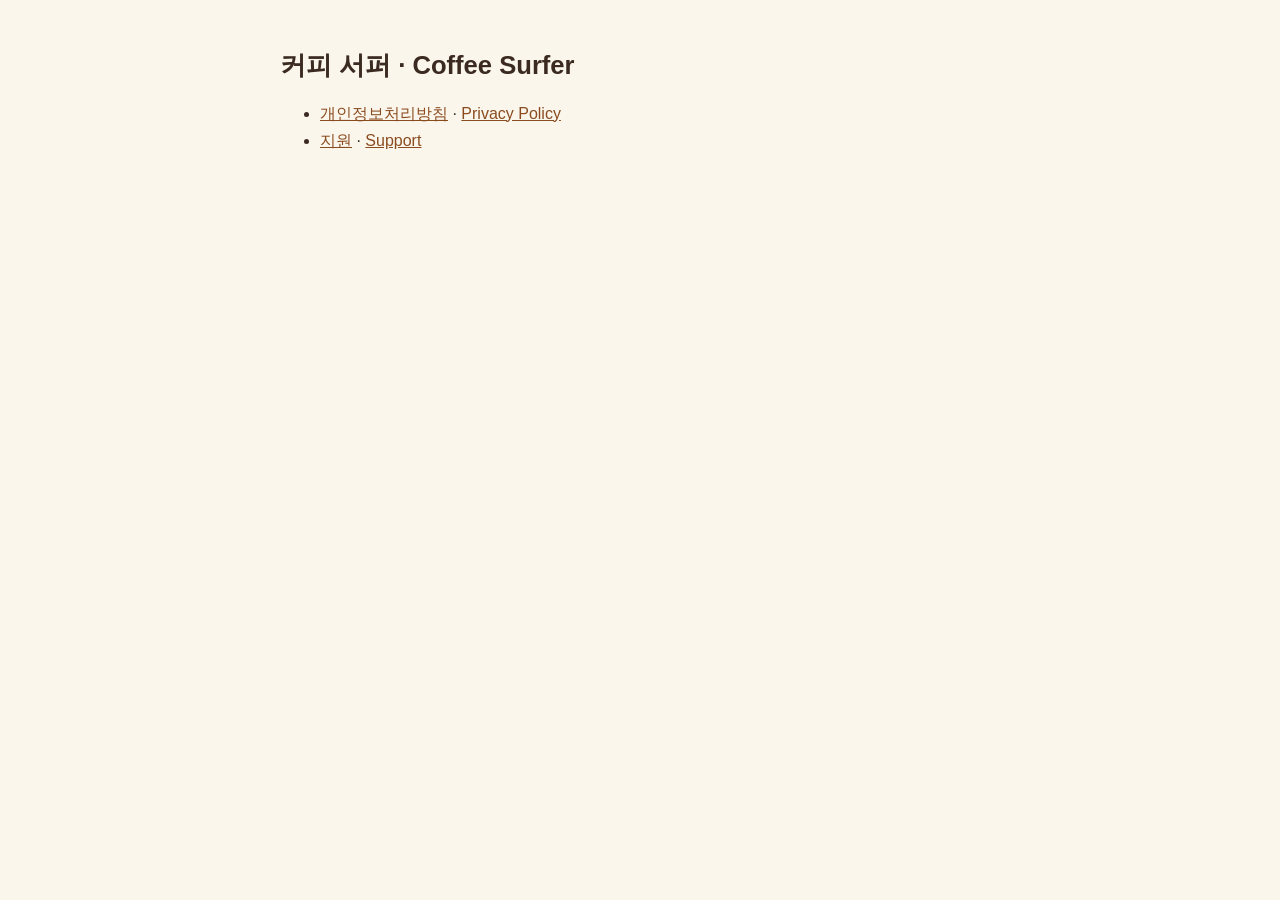
<file: index.html>
<!doctype html>
<html lang="ko">
<head>
<meta charset="utf-8">
<meta name="viewport" content="width=device-width,initial-scale=1">
<title>커피 서퍼 · Coffee Surfer</title>
<link rel="stylesheet" href="style.css">
</head>
<body>
<main>
<h1>커피 서퍼 · Coffee Surfer</h1>
<ul>
<li><a href="privacy.html">개인정보처리방침</a> · <a href="privacy-en.html">Privacy Policy</a></li>
<li><a href="support.html">지원</a> · <a href="support-en.html">Support</a></li>
</ul>
</main>
</body>
</html>
</file>
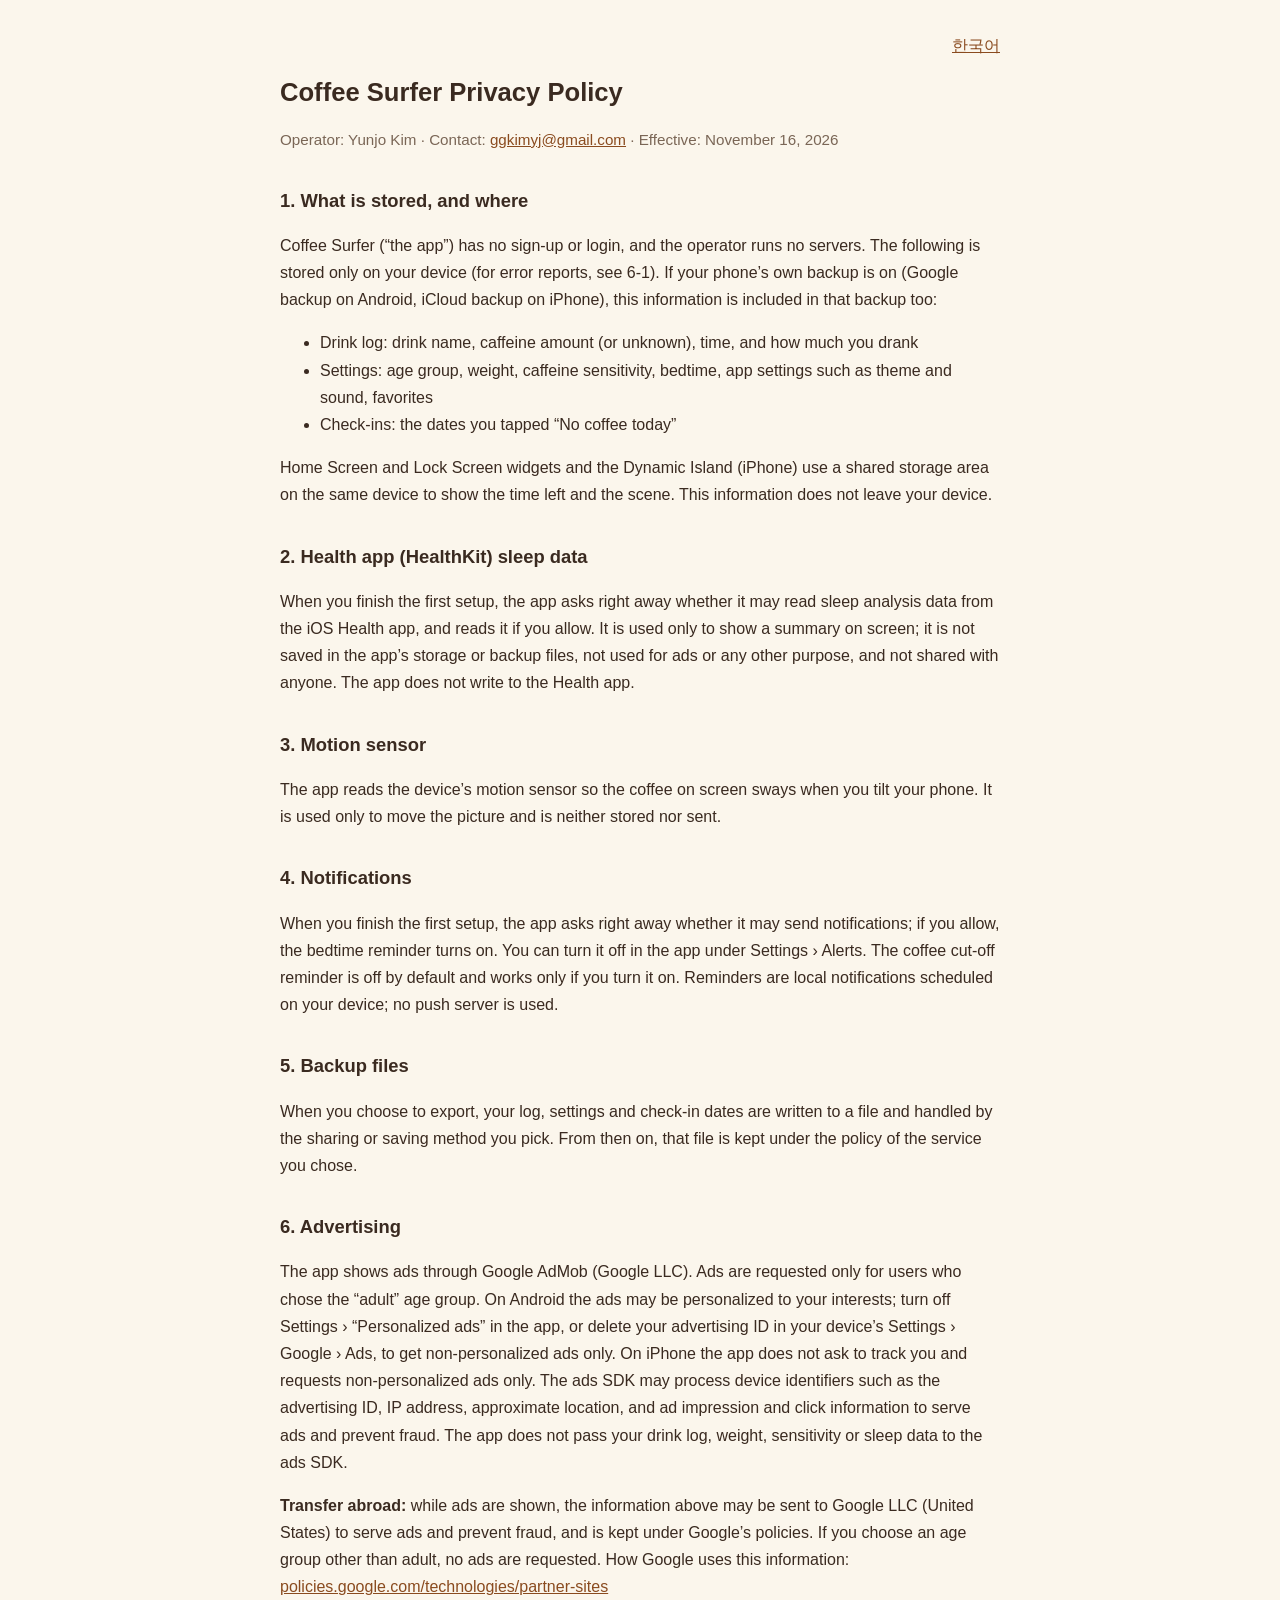
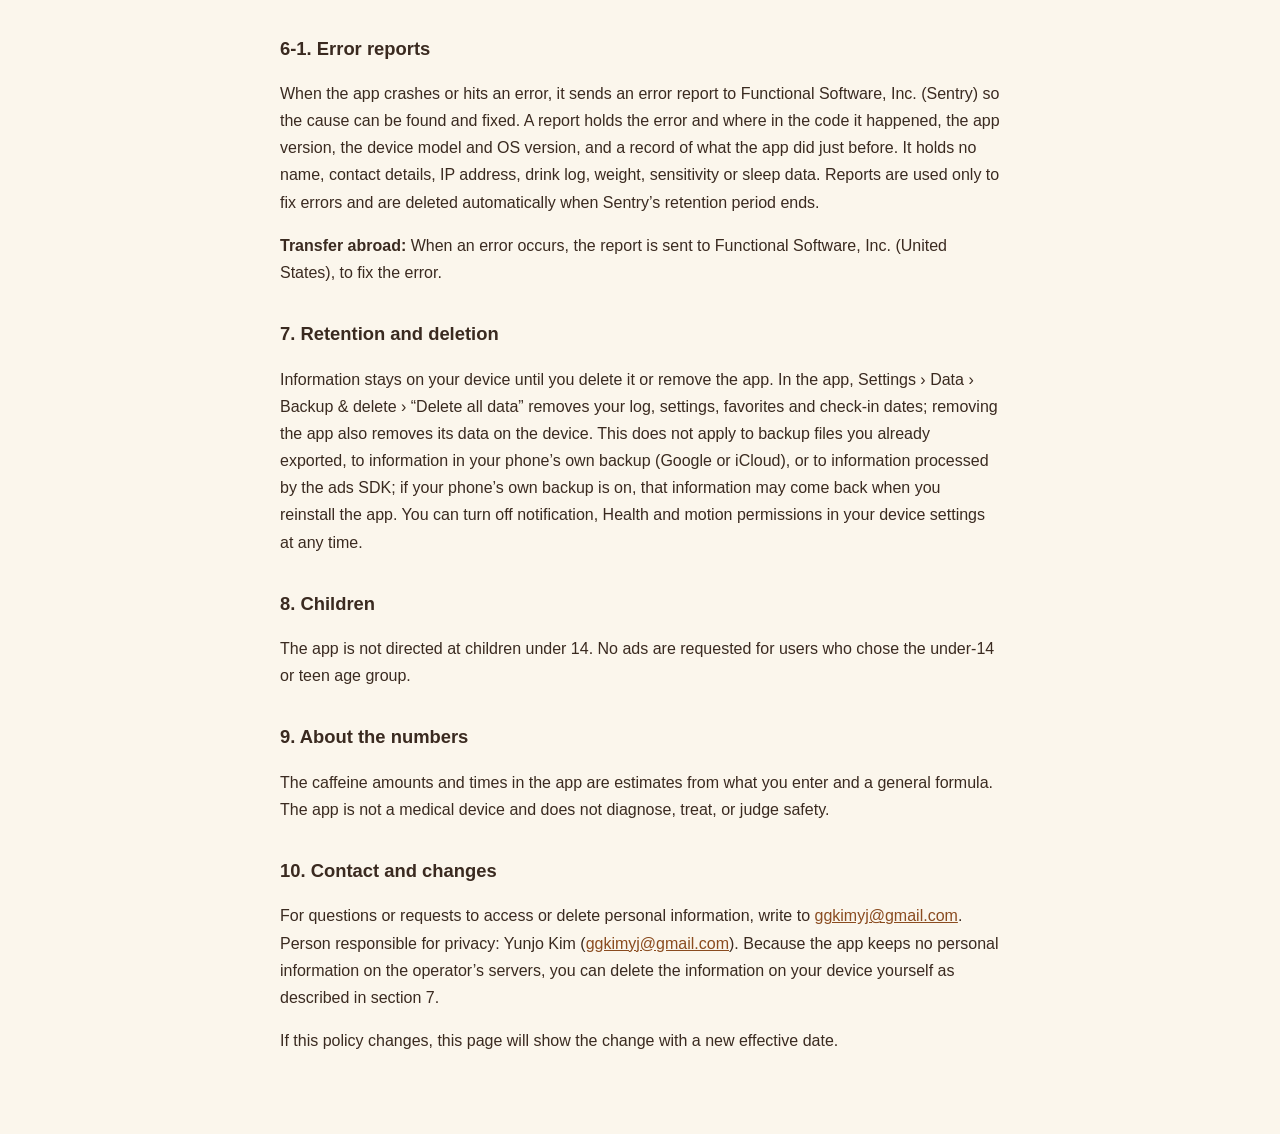
<file: privacy-en.html>
<!doctype html>
<html lang="en">
<head>
<meta charset="utf-8">
<meta name="viewport" content="width=device-width,initial-scale=1">
<title>Coffee Surfer Privacy Policy</title>
<link rel="stylesheet" href="style.css">
</head>
<body>
<main>
<p class="lang"><a href="privacy.html">한국어</a></p>
<h1>Coffee Surfer Privacy Policy</h1>
<p class="meta">Operator: Yunjo Kim · Contact: <a href="mailto:ggkimyj@gmail.com">ggkimyj@gmail.com</a> · Effective: November 16, 2026</p>

<h2>1. What is stored, and where</h2>
<p>Coffee Surfer (“the app”) has no sign-up or login, and the operator runs no servers. The following is stored only on your device (for error reports, see 6-1). If your phone’s own backup is on (Google backup on Android, iCloud backup on iPhone), this information is included in that backup too:</p>
<ul>
<li>Drink log: drink name, caffeine amount (or unknown), time, and how much you drank</li>
<li>Settings: age group, weight, caffeine sensitivity, bedtime, app settings such as theme and sound, favorites</li>
<li>Check-ins: the dates you tapped “No coffee today”</li>
</ul>
<p>Home Screen and Lock Screen widgets and the Dynamic Island (iPhone) use a shared storage area on the same device to show the time left and the scene. This information does not leave your device.</p>

<h2>2. Health app (HealthKit) sleep data</h2>
<p>When you finish the first setup, the app asks right away whether it may read sleep analysis data from the iOS Health app, and reads it if you allow. It is used only to show a summary on screen; it is not saved in the app’s storage or backup files, not used for ads or any other purpose, and not shared with anyone. The app does not write to the Health app.</p>

<h2>3. Motion sensor</h2>
<p>The app reads the device’s motion sensor so the coffee on screen sways when you tilt your phone. It is used only to move the picture and is neither stored nor sent.</p>

<h2>4. Notifications</h2>
<p>When you finish the first setup, the app asks right away whether it may send notifications; if you allow, the bedtime reminder turns on. You can turn it off in the app under Settings › Alerts. The coffee cut-off reminder is off by default and works only if you turn it on. Reminders are local notifications scheduled on your device; no push server is used.</p>

<h2>5. Backup files</h2>
<p>When you choose to export, your log, settings and check-in dates are written to a file and handled by the sharing or saving method you pick. From then on, that file is kept under the policy of the service you chose.</p>

<h2>6. Advertising</h2>
<p>The app shows ads through Google AdMob (Google LLC). Ads are requested only for users who chose the “adult” age group. On Android the ads may be personalized to your interests; turn off Settings › “Personalized ads” in the app, or delete your advertising ID in your device’s Settings › Google › Ads, to get non-personalized ads only. On iPhone the app does not ask to track you and requests non-personalized ads only. The ads SDK may process device identifiers such as the advertising ID, IP address, approximate location, and ad impression and click information to serve ads and prevent fraud. The app does not pass your drink log, weight, sensitivity or sleep data to the ads SDK.</p>
<p><strong>Transfer abroad:</strong> while ads are shown, the information above may be sent to Google LLC (United States) to serve ads and prevent fraud, and is kept under Google’s policies. If you choose an age group other than adult, no ads are requested. How Google uses this information: <a href="https://policies.google.com/technologies/partner-sites">policies.google.com/technologies/partner-sites</a></p>

<h2>6-1. Error reports</h2>
<p>When the app crashes or hits an error, it sends an error report to Functional Software, Inc. (Sentry) so the cause can be found and fixed. A report holds the error and where in the code it happened, the app version, the device model and OS version, and a record of what the app did just before. It holds no name, contact details, IP address, drink log, weight, sensitivity or sleep data. Reports are used only to fix errors and are deleted automatically when Sentry’s retention period ends.</p>
<p><strong>Transfer abroad:</strong> When an error occurs, the report is sent to Functional Software, Inc. (United States), to fix the error.</p>

<h2>7. Retention and deletion</h2>
<p>Information stays on your device until you delete it or remove the app. In the app, Settings › Data › Backup &amp; delete › “Delete all data” removes your log, settings, favorites and check-in dates; removing the app also removes its data on the device. This does not apply to backup files you already exported, to information in your phone’s own backup (Google or iCloud), or to information processed by the ads SDK; if your phone’s own backup is on, that information may come back when you reinstall the app. You can turn off notification, Health and motion permissions in your device settings at any time.</p>

<h2>8. Children</h2>
<p>The app is not directed at children under 14. No ads are requested for users who chose the under-14 or teen age group.</p>

<h2>9. About the numbers</h2>
<p>The caffeine amounts and times in the app are estimates from what you enter and a general formula. The app is not a medical device and does not diagnose, treat, or judge safety.</p>

<h2>10. Contact and changes</h2>
<p>For questions or requests to access or delete personal information, write to <a href="mailto:ggkimyj@gmail.com">ggkimyj@gmail.com</a>. Person responsible for privacy: Yunjo Kim (<a href="mailto:ggkimyj@gmail.com">ggkimyj@gmail.com</a>). Because the app keeps no personal information on the operator’s servers, you can delete the information on your device yourself as described in section 7.</p>
<p>If this policy changes, this page will show the change with a new effective date.</p>
</main>
</body>
</html>
</file>
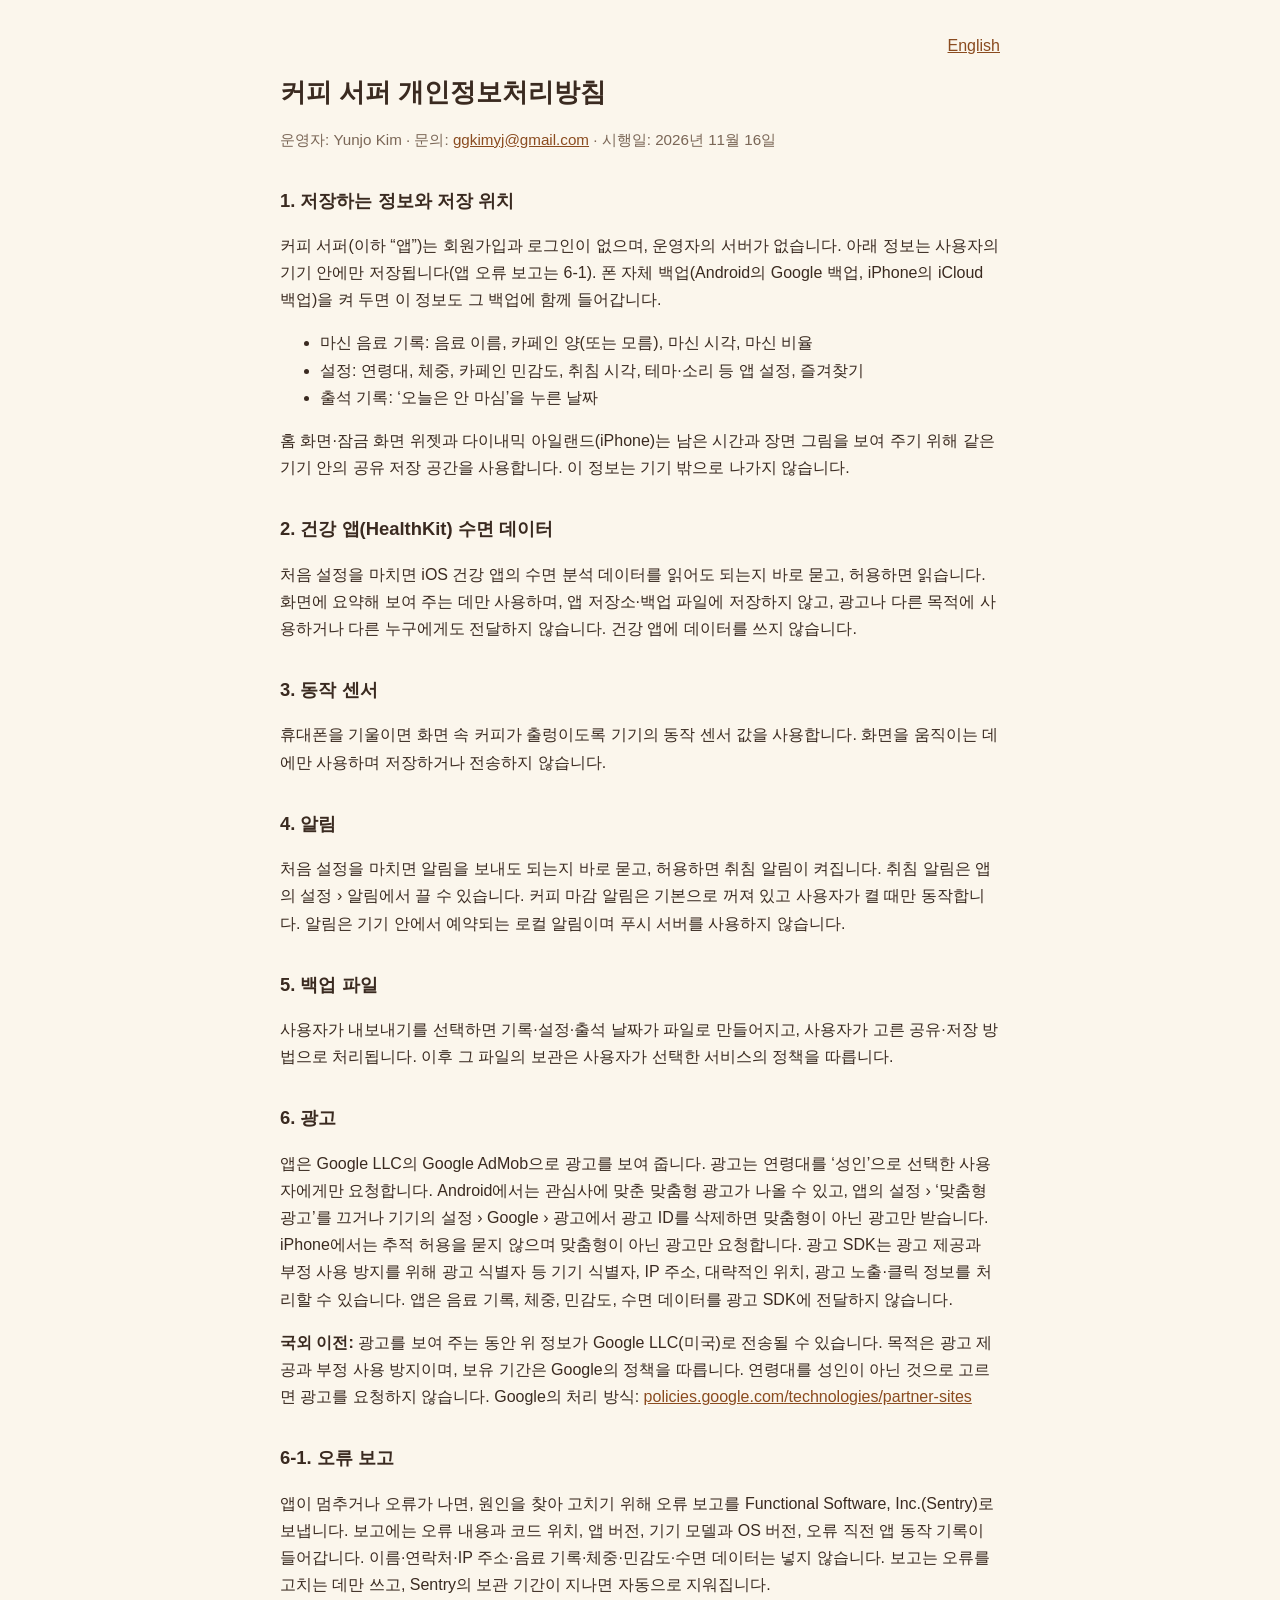
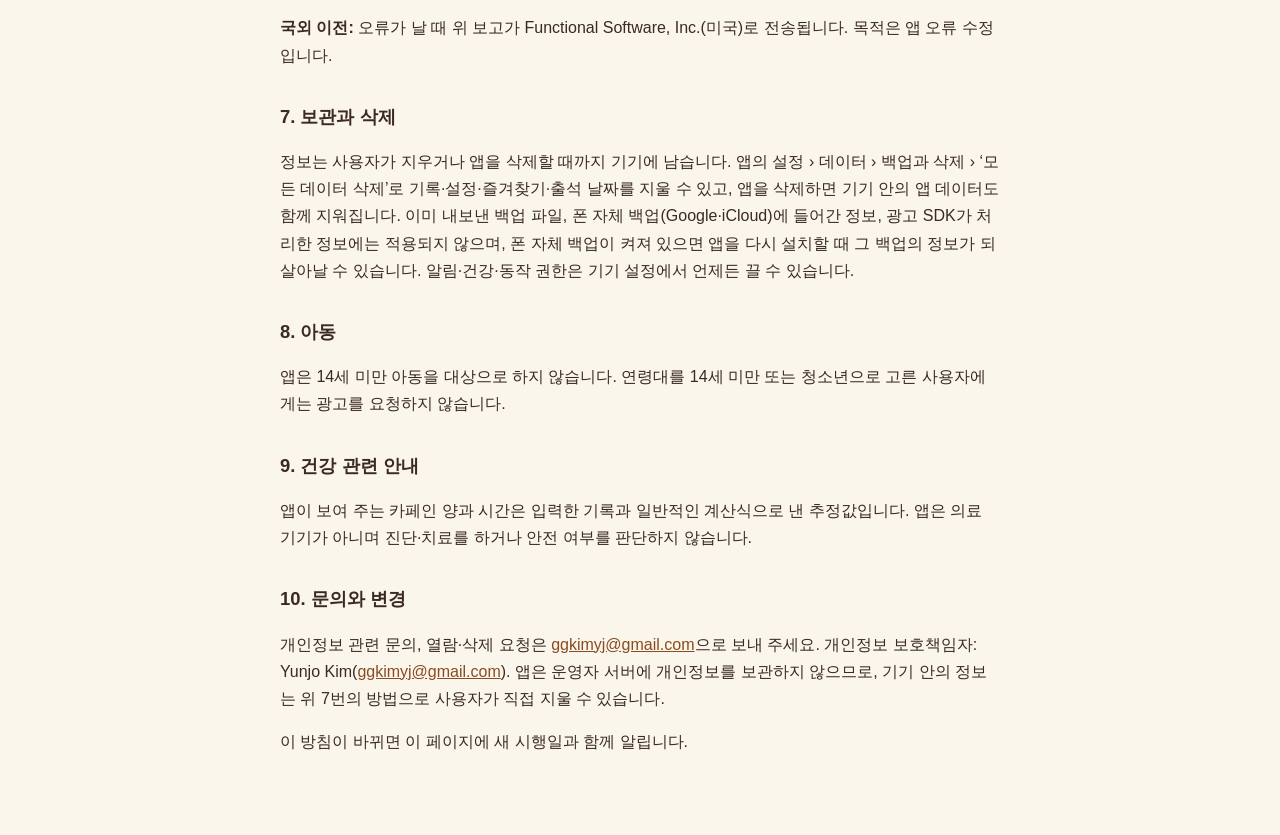
<file: privacy.html>
<!doctype html>
<html lang="ko">
<head>
<meta charset="utf-8">
<meta name="viewport" content="width=device-width,initial-scale=1">
<title>커피 서퍼 개인정보처리방침</title>
<link rel="stylesheet" href="style.css">
</head>
<body>
<main>
<p class="lang"><a href="privacy-en.html">English</a></p>
<h1>커피 서퍼 개인정보처리방침</h1>
<p class="meta">운영자: Yunjo Kim · 문의: <a href="mailto:ggkimyj@gmail.com">ggkimyj@gmail.com</a> · 시행일: 2026년 11월 16일</p>

<h2>1. 저장하는 정보와 저장 위치</h2>
<p>커피 서퍼(이하 “앱”)는 회원가입과 로그인이 없으며, 운영자의 서버가 없습니다. 아래 정보는 사용자의 기기 안에만 저장됩니다(앱 오류 보고는 6-1). 폰 자체 백업(Android의 Google 백업, iPhone의 iCloud 백업)을 켜 두면 이 정보도 그 백업에 함께 들어갑니다.</p>
<ul>
<li>마신 음료 기록: 음료 이름, 카페인 양(또는 모름), 마신 시각, 마신 비율</li>
<li>설정: 연령대, 체중, 카페인 민감도, 취침 시각, 테마·소리 등 앱 설정, 즐겨찾기</li>
<li>출석 기록: ‘오늘은 안 마심’을 누른 날짜</li>
</ul>
<p>홈 화면·잠금 화면 위젯과 다이내믹 아일랜드(iPhone)는 남은 시간과 장면 그림을 보여 주기 위해 같은 기기 안의 공유 저장 공간을 사용합니다. 이 정보는 기기 밖으로 나가지 않습니다.</p>

<h2>2. 건강 앱(HealthKit) 수면 데이터</h2>
<p>처음 설정을 마치면 iOS 건강 앱의 수면 분석 데이터를 읽어도 되는지 바로 묻고, 허용하면 읽습니다. 화면에 요약해 보여 주는 데만 사용하며, 앱 저장소·백업 파일에 저장하지 않고, 광고나 다른 목적에 사용하거나 다른 누구에게도 전달하지 않습니다. 건강 앱에 데이터를 쓰지 않습니다.</p>

<h2>3. 동작 센서</h2>
<p>휴대폰을 기울이면 화면 속 커피가 출렁이도록 기기의 동작 센서 값을 사용합니다. 화면을 움직이는 데에만 사용하며 저장하거나 전송하지 않습니다.</p>

<h2>4. 알림</h2>
<p>처음 설정을 마치면 알림을 보내도 되는지 바로 묻고, 허용하면 취침 알림이 켜집니다. 취침 알림은 앱의 설정 › 알림에서 끌 수 있습니다. 커피 마감 알림은 기본으로 꺼져 있고 사용자가 켤 때만 동작합니다. 알림은 기기 안에서 예약되는 로컬 알림이며 푸시 서버를 사용하지 않습니다.</p>

<h2>5. 백업 파일</h2>
<p>사용자가 내보내기를 선택하면 기록·설정·출석 날짜가 파일로 만들어지고, 사용자가 고른 공유·저장 방법으로 처리됩니다. 이후 그 파일의 보관은 사용자가 선택한 서비스의 정책을 따릅니다.</p>

<h2>6. 광고</h2>
<p>앱은 Google LLC의 Google AdMob으로 광고를 보여 줍니다. 광고는 연령대를 ‘성인’으로 선택한 사용자에게만 요청합니다. Android에서는 관심사에 맞춘 맞춤형 광고가 나올 수 있고, 앱의 설정 › ‘맞춤형 광고’를 끄거나 기기의 설정 › Google › 광고에서 광고 ID를 삭제하면 맞춤형이 아닌 광고만 받습니다. iPhone에서는 추적 허용을 묻지 않으며 맞춤형이 아닌 광고만 요청합니다. 광고 SDK는 광고 제공과 부정 사용 방지를 위해 광고 식별자 등 기기 식별자, IP 주소, 대략적인 위치, 광고 노출·클릭 정보를 처리할 수 있습니다. 앱은 음료 기록, 체중, 민감도, 수면 데이터를 광고 SDK에 전달하지 않습니다.</p>
<p><strong>국외 이전:</strong> 광고를 보여 주는 동안 위 정보가 Google LLC(미국)로 전송될 수 있습니다. 목적은 광고 제공과 부정 사용 방지이며, 보유 기간은 Google의 정책을 따릅니다. 연령대를 성인이 아닌 것으로 고르면 광고를 요청하지 않습니다. Google의 처리 방식: <a href="https://policies.google.com/technologies/partner-sites">policies.google.com/technologies/partner-sites</a></p>

<h2>6-1. 오류 보고</h2>
<p>앱이 멈추거나 오류가 나면, 원인을 찾아 고치기 위해 오류 보고를 Functional Software, Inc.(Sentry)로 보냅니다. 보고에는 오류 내용과 코드 위치, 앱 버전, 기기 모델과 OS 버전, 오류 직전 앱 동작 기록이 들어갑니다. 이름·연락처·IP 주소·음료 기록·체중·민감도·수면 데이터는 넣지 않습니다. 보고는 오류를 고치는 데만 쓰고, Sentry의 보관 기간이 지나면 자동으로 지워집니다.</p>
<p><strong>국외 이전:</strong> 오류가 날 때 위 보고가 Functional Software, Inc.(미국)로 전송됩니다. 목적은 앱 오류 수정입니다.</p>

<h2>7. 보관과 삭제</h2>
<p>정보는 사용자가 지우거나 앱을 삭제할 때까지 기기에 남습니다. 앱의 설정 › 데이터 › 백업과 삭제 › ‘모든 데이터 삭제’로 기록·설정·즐겨찾기·출석 날짜를 지울 수 있고, 앱을 삭제하면 기기 안의 앱 데이터도 함께 지워집니다. 이미 내보낸 백업 파일, 폰 자체 백업(Google·iCloud)에 들어간 정보, 광고 SDK가 처리한 정보에는 적용되지 않으며, 폰 자체 백업이 켜져 있으면 앱을 다시 설치할 때 그 백업의 정보가 되살아날 수 있습니다. 알림·건강·동작 권한은 기기 설정에서 언제든 끌 수 있습니다.</p>

<h2>8. 아동</h2>
<p>앱은 14세 미만 아동을 대상으로 하지 않습니다. 연령대를 14세 미만 또는 청소년으로 고른 사용자에게는 광고를 요청하지 않습니다.</p>

<h2>9. 건강 관련 안내</h2>
<p>앱이 보여 주는 카페인 양과 시간은 입력한 기록과 일반적인 계산식으로 낸 추정값입니다. 앱은 의료 기기가 아니며 진단·치료를 하거나 안전 여부를 판단하지 않습니다.</p>

<h2>10. 문의와 변경</h2>
<p>개인정보 관련 문의, 열람·삭제 요청은 <a href="mailto:ggkimyj@gmail.com">ggkimyj@gmail.com</a>으로 보내 주세요. 개인정보 보호책임자: Yunjo Kim(<a href="mailto:ggkimyj@gmail.com">ggkimyj@gmail.com</a>). 앱은 운영자 서버에 개인정보를 보관하지 않으므로, 기기 안의 정보는 위 7번의 방법으로 사용자가 직접 지울 수 있습니다.</p>
<p>이 방침이 바뀌면 이 페이지에 새 시행일과 함께 알립니다.</p>
</main>
</body>
</html>
</file>
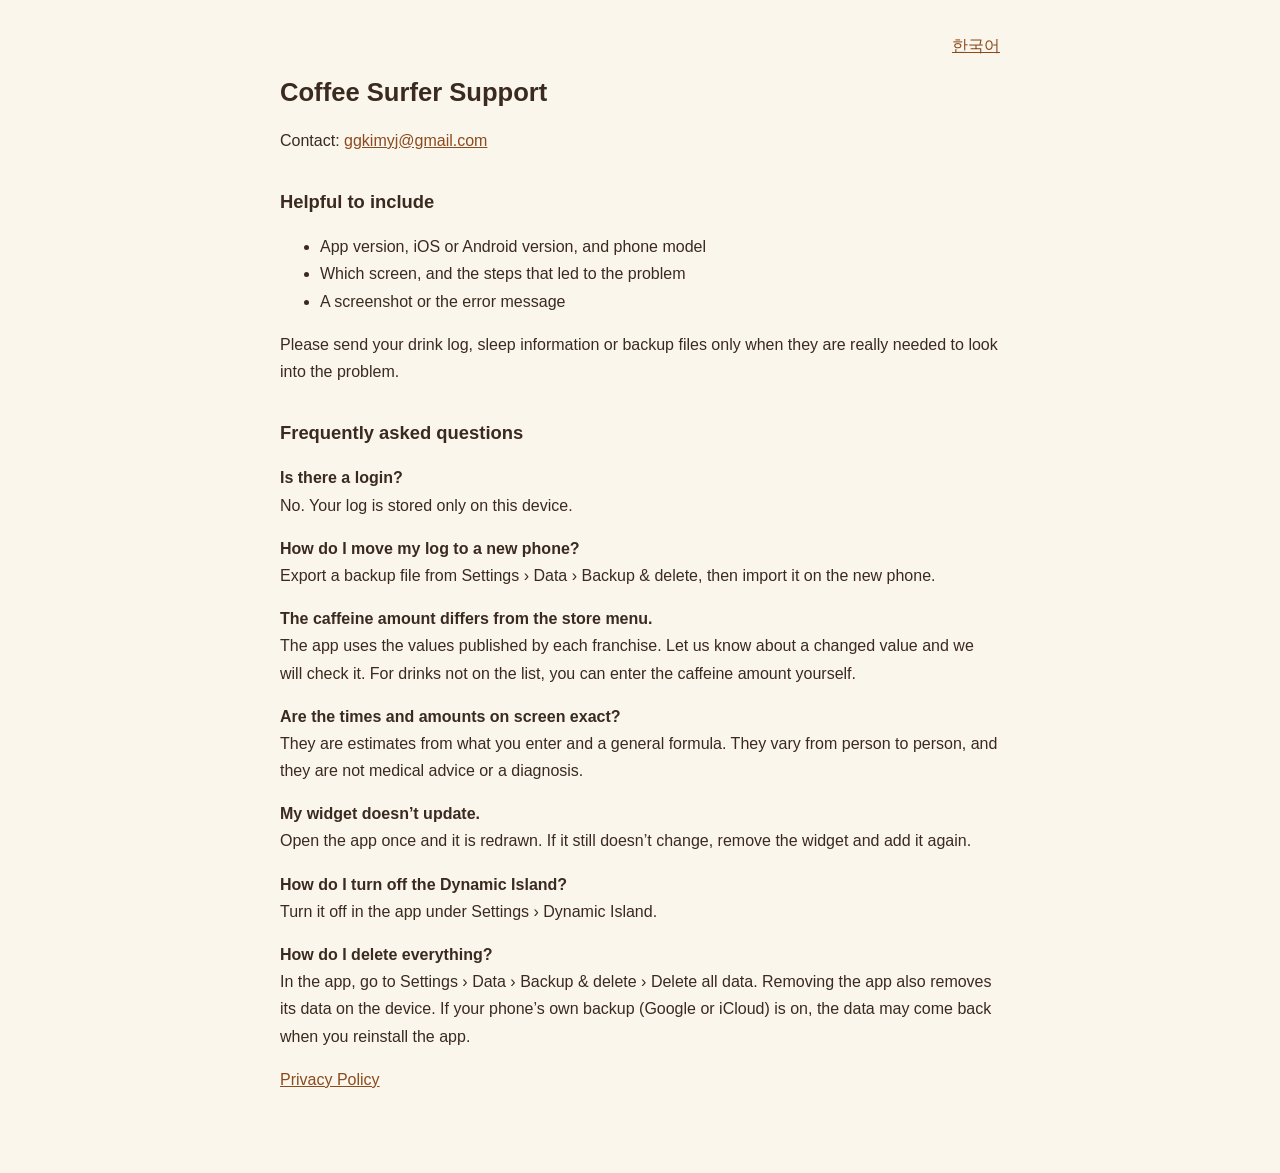
<file: support-en.html>
<!doctype html>
<html lang="en">
<head>
<meta charset="utf-8">
<meta name="viewport" content="width=device-width,initial-scale=1">
<title>Coffee Surfer Support</title>
<link rel="stylesheet" href="style.css">
</head>
<body>
<main>
<p class="lang"><a href="support.html">한국어</a></p>
<h1>Coffee Surfer Support</h1>
<p>Contact: <a href="mailto:ggkimyj@gmail.com">ggkimyj@gmail.com</a></p>

<h2>Helpful to include</h2>
<ul>
<li>App version, iOS or Android version, and phone model</li>
<li>Which screen, and the steps that led to the problem</li>
<li>A screenshot or the error message</li>
</ul>
<p>Please send your drink log, sleep information or backup files only when they are really needed to look into the problem.</p>

<h2>Frequently asked questions</h2>
<p><strong>Is there a login?</strong><br>No. Your log is stored only on this device.</p>
<p><strong>How do I move my log to a new phone?</strong><br>Export a backup file from Settings › Data › Backup &amp; delete, then import it on the new phone.</p>
<p><strong>The caffeine amount differs from the store menu.</strong><br>The app uses the values published by each franchise. Let us know about a changed value and we will check it. For drinks not on the list, you can enter the caffeine amount yourself.</p>
<p><strong>Are the times and amounts on screen exact?</strong><br>They are estimates from what you enter and a general formula. They vary from person to person, and they are not medical advice or a diagnosis.</p>
<p><strong>My widget doesn’t update.</strong><br>Open the app once and it is redrawn. If it still doesn’t change, remove the widget and add it again.</p>
<p><strong>How do I turn off the Dynamic Island?</strong><br>Turn it off in the app under Settings › Dynamic Island.</p>
<p><strong>How do I delete everything?</strong><br>In the app, go to Settings › Data › Backup &amp; delete › Delete all data. Removing the app also removes its data on the device. If your phone’s own backup (Google or iCloud) is on, the data may come back when you reinstall the app.</p>

<p><a href="privacy-en.html">Privacy Policy</a></p>
</main>
</body>
</html>
</file>
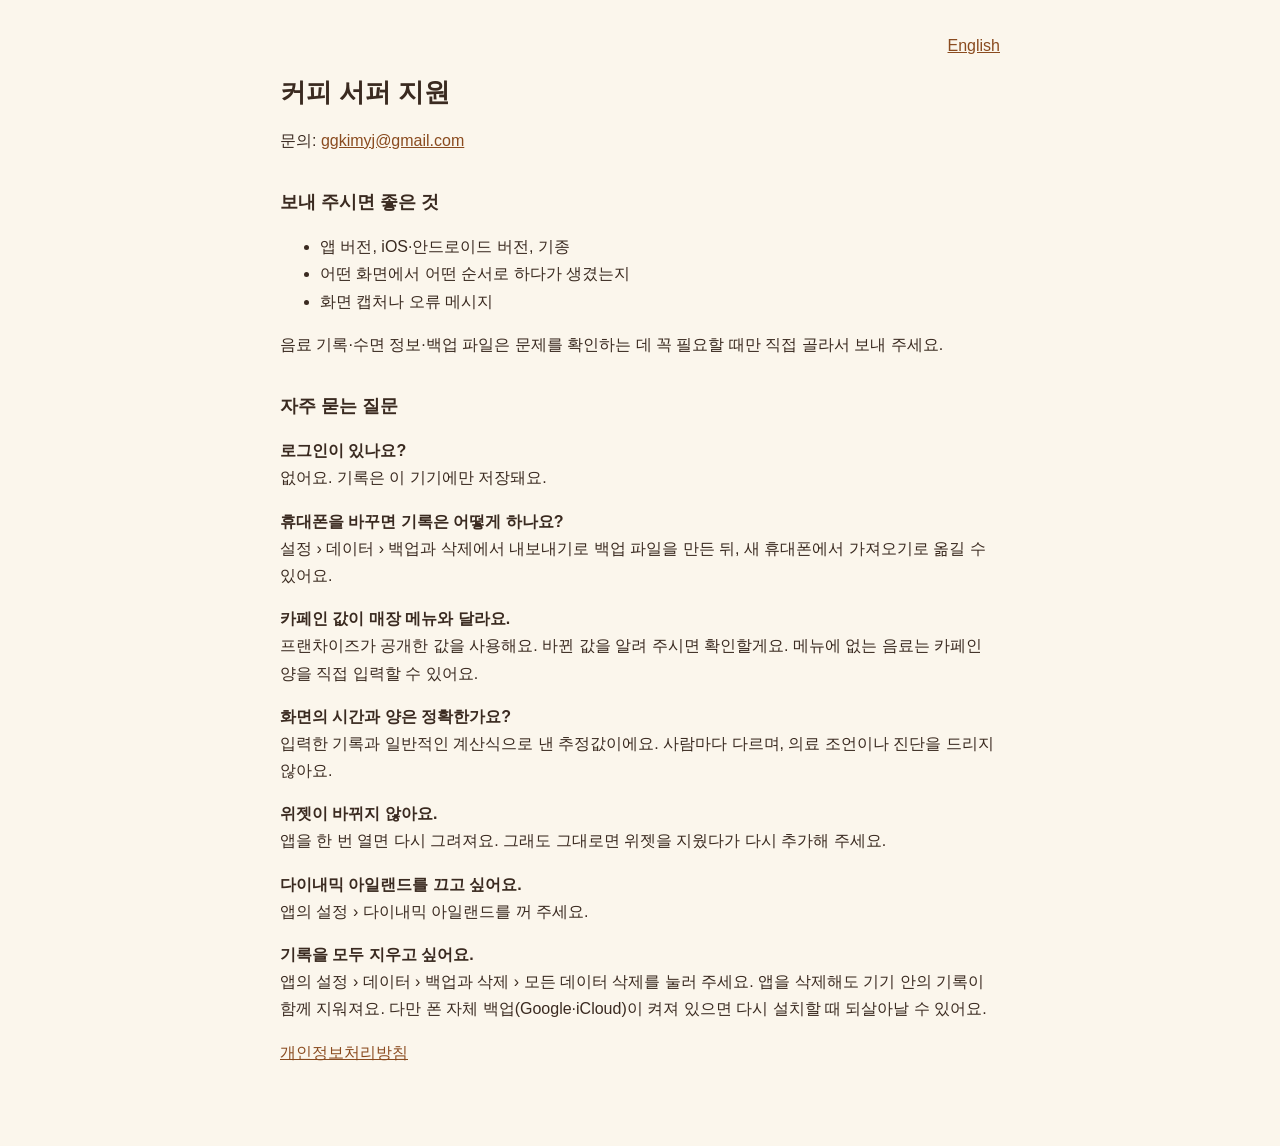
<file: support.html>
<!doctype html>
<html lang="ko">
<head>
<meta charset="utf-8">
<meta name="viewport" content="width=device-width,initial-scale=1">
<title>커피 서퍼 지원</title>
<link rel="stylesheet" href="style.css">
</head>
<body>
<main>
<p class="lang"><a href="support-en.html">English</a></p>
<h1>커피 서퍼 지원</h1>
<p>문의: <a href="mailto:ggkimyj@gmail.com">ggkimyj@gmail.com</a></p>

<h2>보내 주시면 좋은 것</h2>
<ul>
<li>앱 버전, iOS·안드로이드 버전, 기종</li>
<li>어떤 화면에서 어떤 순서로 하다가 생겼는지</li>
<li>화면 캡처나 오류 메시지</li>
</ul>
<p>음료 기록·수면 정보·백업 파일은 문제를 확인하는 데 꼭 필요할 때만 직접 골라서 보내 주세요.</p>

<h2>자주 묻는 질문</h2>
<p><strong>로그인이 있나요?</strong><br>없어요. 기록은 이 기기에만 저장돼요.</p>
<p><strong>휴대폰을 바꾸면 기록은 어떻게 하나요?</strong><br>설정 › 데이터 › 백업과 삭제에서 내보내기로 백업 파일을 만든 뒤, 새 휴대폰에서 가져오기로 옮길 수 있어요.</p>
<p><strong>카페인 값이 매장 메뉴와 달라요.</strong><br>프랜차이즈가 공개한 값을 사용해요. 바뀐 값을 알려 주시면 확인할게요. 메뉴에 없는 음료는 카페인 양을 직접 입력할 수 있어요.</p>
<p><strong>화면의 시간과 양은 정확한가요?</strong><br>입력한 기록과 일반적인 계산식으로 낸 추정값이에요. 사람마다 다르며, 의료 조언이나 진단을 드리지 않아요.</p>
<p><strong>위젯이 바뀌지 않아요.</strong><br>앱을 한 번 열면 다시 그려져요. 그래도 그대로면 위젯을 지웠다가 다시 추가해 주세요.</p>
<p><strong>다이내믹 아일랜드를 끄고 싶어요.</strong><br>앱의 설정 › 다이내믹 아일랜드를 꺼 주세요.</p>
<p><strong>기록을 모두 지우고 싶어요.</strong><br>앱의 설정 › 데이터 › 백업과 삭제 › 모든 데이터 삭제를 눌러 주세요. 앱을 삭제해도 기기 안의 기록이 함께 지워져요. 다만 폰 자체 백업(Google·iCloud)이 켜져 있으면 다시 설치할 때 되살아날 수 있어요.</p>

<p><a href="privacy.html">개인정보처리방침</a></p>
</main>
</body>
</html>
</file>
<file: style.css>
body{margin:0;background:#fbf6ec;color:#3a2a20;font:16px/1.7 -apple-system,BlinkMacSystemFont,"Apple SD Gothic Neo","Noto Sans KR",sans-serif}
main{max-width:720px;margin:0 auto;padding:32px 16px 64px}
h1{font-size:1.6rem;line-height:1.3}
h2{font-size:1.15rem;margin-top:2rem}
a{color:#8a4b1f}
.meta{color:#7a6656;font-size:.95rem}
.lang{text-align:right;margin:0}
</file>
